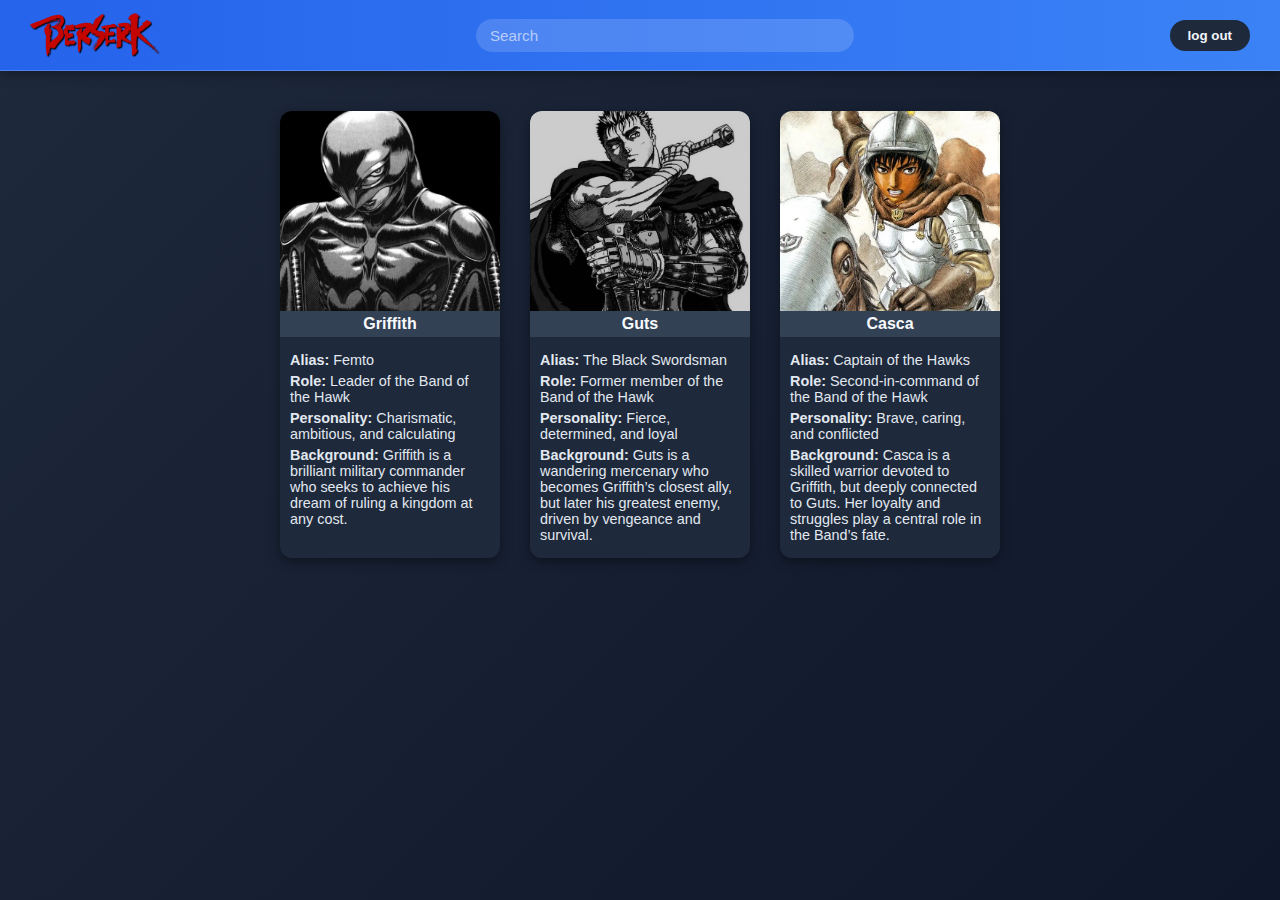
<file: index.html>
<!DOCTYPE html>
<html lang="en">
<head>
    <meta charset="UTF-8">
    <meta name="viewport" content="width=device-width, initial-scale=1.0">
    <title>Document</title>
    <link rel="stylesheet" href="header.css">
</head>
<body>
    <header>
        <div class="left-section">
            <img class="main-logo" src="images/berserk-logo.png" alt="">
        </div>
        <div class="middle-section">
            <input type="text" placeholder="Search">
        </div>
        <div class="right-section">
            <button>log out</button>
        </div>
    </header>

    <main>
        <div class="profile">
            <div class="profile-pic">
                <img src="images/femto-griffith.gif" alt="Griffith">
            </div>
            <div class="profile-username">
                <h4>Griffith</h4>
            </div>
            <div class="profile-info">
                <p><strong>Alias:</strong> Femto</p>
                <p><strong>Role:</strong> Leader of the Band of the Hawk</p>
                <p><strong>Personality:</strong> Charismatic, ambitious, and calculating</p>
                <p><strong>Background:</strong> Griffith is a brilliant military commander who seeks to achieve his dream of ruling a kingdom at any cost.</p>
            </div>
        </div>

        <div class="profile">
            <div class="profile-pic">
                <img src="images/guts.jpg" alt="Guts">
            </div>
            <div class="profile-username">
                <h4>Guts</h4>
            </div>
            <div class="profile-info">
                <p><strong>Alias:</strong> The Black Swordsman</p>
                <p><strong>Role:</strong> Former member of the Band of the Hawk</p>
                <p><strong>Personality:</strong> Fierce, determined, and loyal</p>
                <p><strong>Background:</strong> Guts is a wandering mercenary who becomes Griffith’s closest ally, but later his greatest enemy, driven by vengeance and survival.</p>
            </div>
        </div>

        <div class="profile">
            <div class="profile-pic">
                <img src="images/kyasuka_9.webp" alt="Casca">
            </div>
            <div class="profile-username">
                <h4>Casca</h4>
            </div>
            <div class="profile-info">
                <p><strong>Alias:</strong> Captain of the Hawks</p>
                <p><strong>Role:</strong> Second-in-command of the Band of the Hawk</p>
                <p><strong>Personality:</strong> Brave, caring, and conflicted</p>
                <p><strong>Background:</strong> Casca is a skilled warrior devoted to Griffith, but deeply connected to Guts. Her loyalty and struggles play a central role in the Band’s fate.</p>
            </div>
        </div>
    </main>
</body>
</html>
</file>
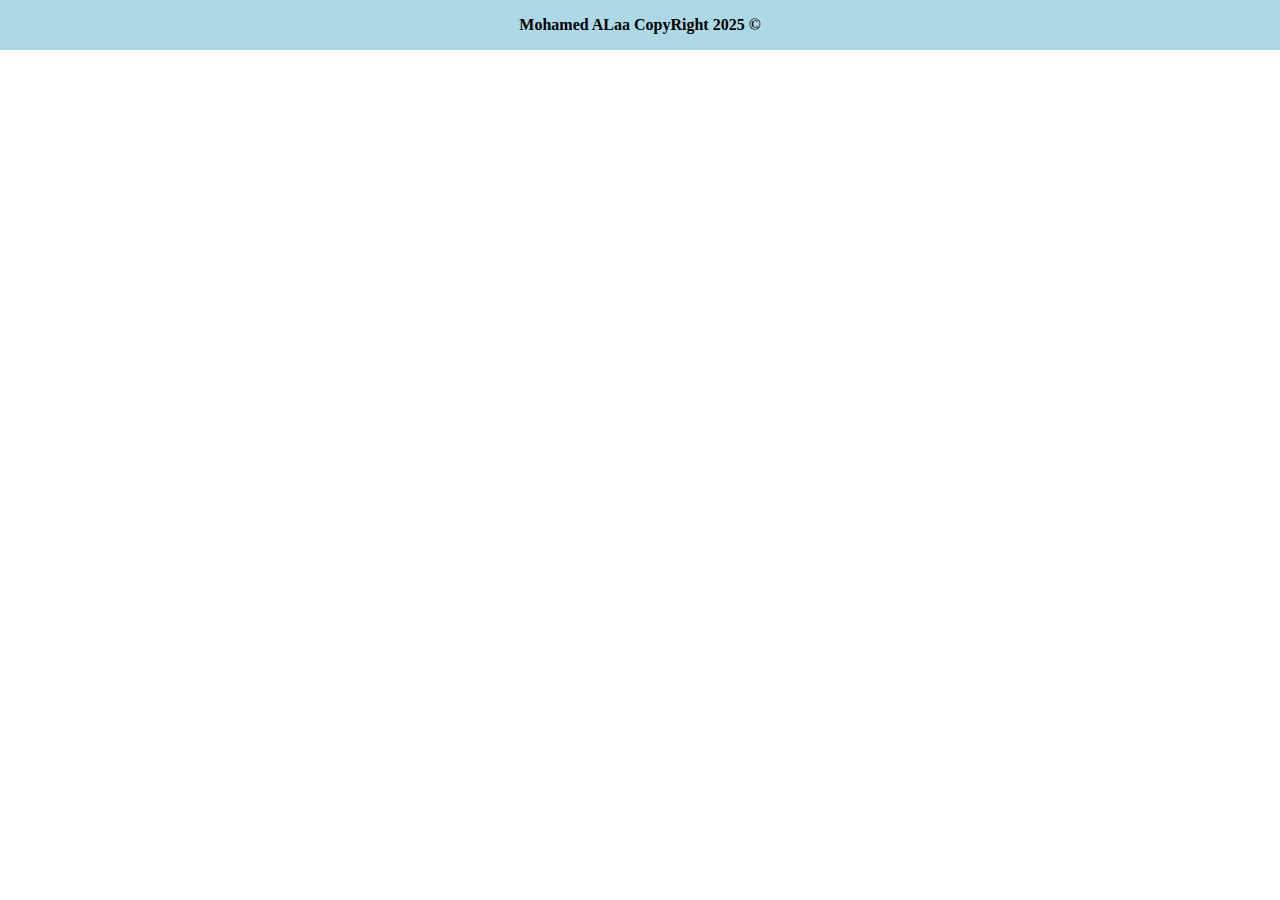
<file: footer.html>
<!DOCTYPE html>
<html lang="en">
<head>
    <meta charset="UTF-8">
    <meta name="viewport" content="width=device-width, initial-scale=1.0">
    <title>Document</title>
    <link rel="stylesheet" href="footer.css">
</head>
<body>
    <footer>
        <p><b>Mohamed ALaa CopyRight 2025 &#169;</b></p>
    </footer>
</body>
</html>
</file>
<file: header.css>
body {
  height: 100vh;
  margin: 0;
  font-family: "Segoe UI", Tahoma, Geneva, Verdana, sans-serif;
  background: linear-gradient(135deg, #1e293b, #0f172a); /* dark gradient */
  color: #f1f5f9; /* light text */
}

header {
  height: 70px;
  padding: 0 30px;
  display: flex;
  align-items: center;         /* vertical centering */
  justify-content: space-between;
  background: linear-gradient(90deg, #2563eb, #3b82f6); /* blue gradient */
  color: white;
  box-shadow: 0px 2px 12px rgba(0, 0, 0, 0.4);
  border-bottom: 1px solid rgba(255, 255, 255, 0.2);
}

.left-section,
.middle-section,
.right-section {
  display: flex;
  align-items: center;
}

.main-logo {
  height: 45px;
}

.middle-section input {
  width: 350px;
  padding: 8px 14px;
  border: none;
  border-radius: 20px;
  outline: none;
  font-size: 0.95rem;
  background: rgba(255, 255, 255, 0.15);
  color: white;
  transition: background 0.2s ease;
}

.middle-section input::placeholder {
  color: rgba(255, 255, 255, 0.6);
}

.middle-section input:focus {
  background: rgba(255, 255, 255, 0.25);
}

.right-section button {
  padding: 8px 18px;
  border: none;
  border-radius: 20px;
  background: #1e293b;
  color: #f1f5f9;
  font-weight: 600;
  cursor: pointer;
  transition: background 0.2s ease, transform 0.2s ease;
}

.right-section button:hover {
  background: #0f172a;
  transform: scale(1.05);
}

main {
  margin-top: 25px;
  display: flex;
  justify-content: center;
  flex-wrap: wrap; /* responsive for small screens */
}

.profile {
  margin: 15px;
  width: 220px;
  border-radius: 12px;
  overflow: hidden;
  background: #1e293b; /* dark card background */
  box-shadow: 0px 4px 12px rgba(0, 0, 0, 0.4);
  transition: transform 0.2s ease, box-shadow 0.2s ease;
  display: flex;
  flex-direction: column;
}

.profile:hover {
  transform: translateY(-6px);
  box-shadow: 0px 8px 16px rgba(0, 0, 0, 0.5);
}

.profile-pic {
  height: 200px;
  width: 100%;
}

.profile-pic img {
  height: 100%;
  width: 100%;
  object-fit: cover;
}
h4{
  margin: 0 ;
}
.profile-username {
  text-align: center;
  padding: 8px;
  background: #334155; /* slightly lighter strip */
  color: #f8fafc;
  font-weight: bold;
  font-size: 1rem;
  height: 10px;
  line-height: 10px;
}

.profile-info {
  padding: 10px;
  font-size: 0.9rem;
  color: #e2e8f0; /* light gray text for readability */
  background: #1e293b;
}

.profile-info p {
  margin: 5px 0;
}
</file>
<file: footer.css>
body{
    height: 100vh;
    margin: 0;
}

.fill {
  height: 100%;
  display: flex;
  align-items: flex-end;
  justify-content: center;
}

footer{
  width: 100%;
  display: flex;
  justify-content: center;
  background-color: lightblue;
}
</file>
